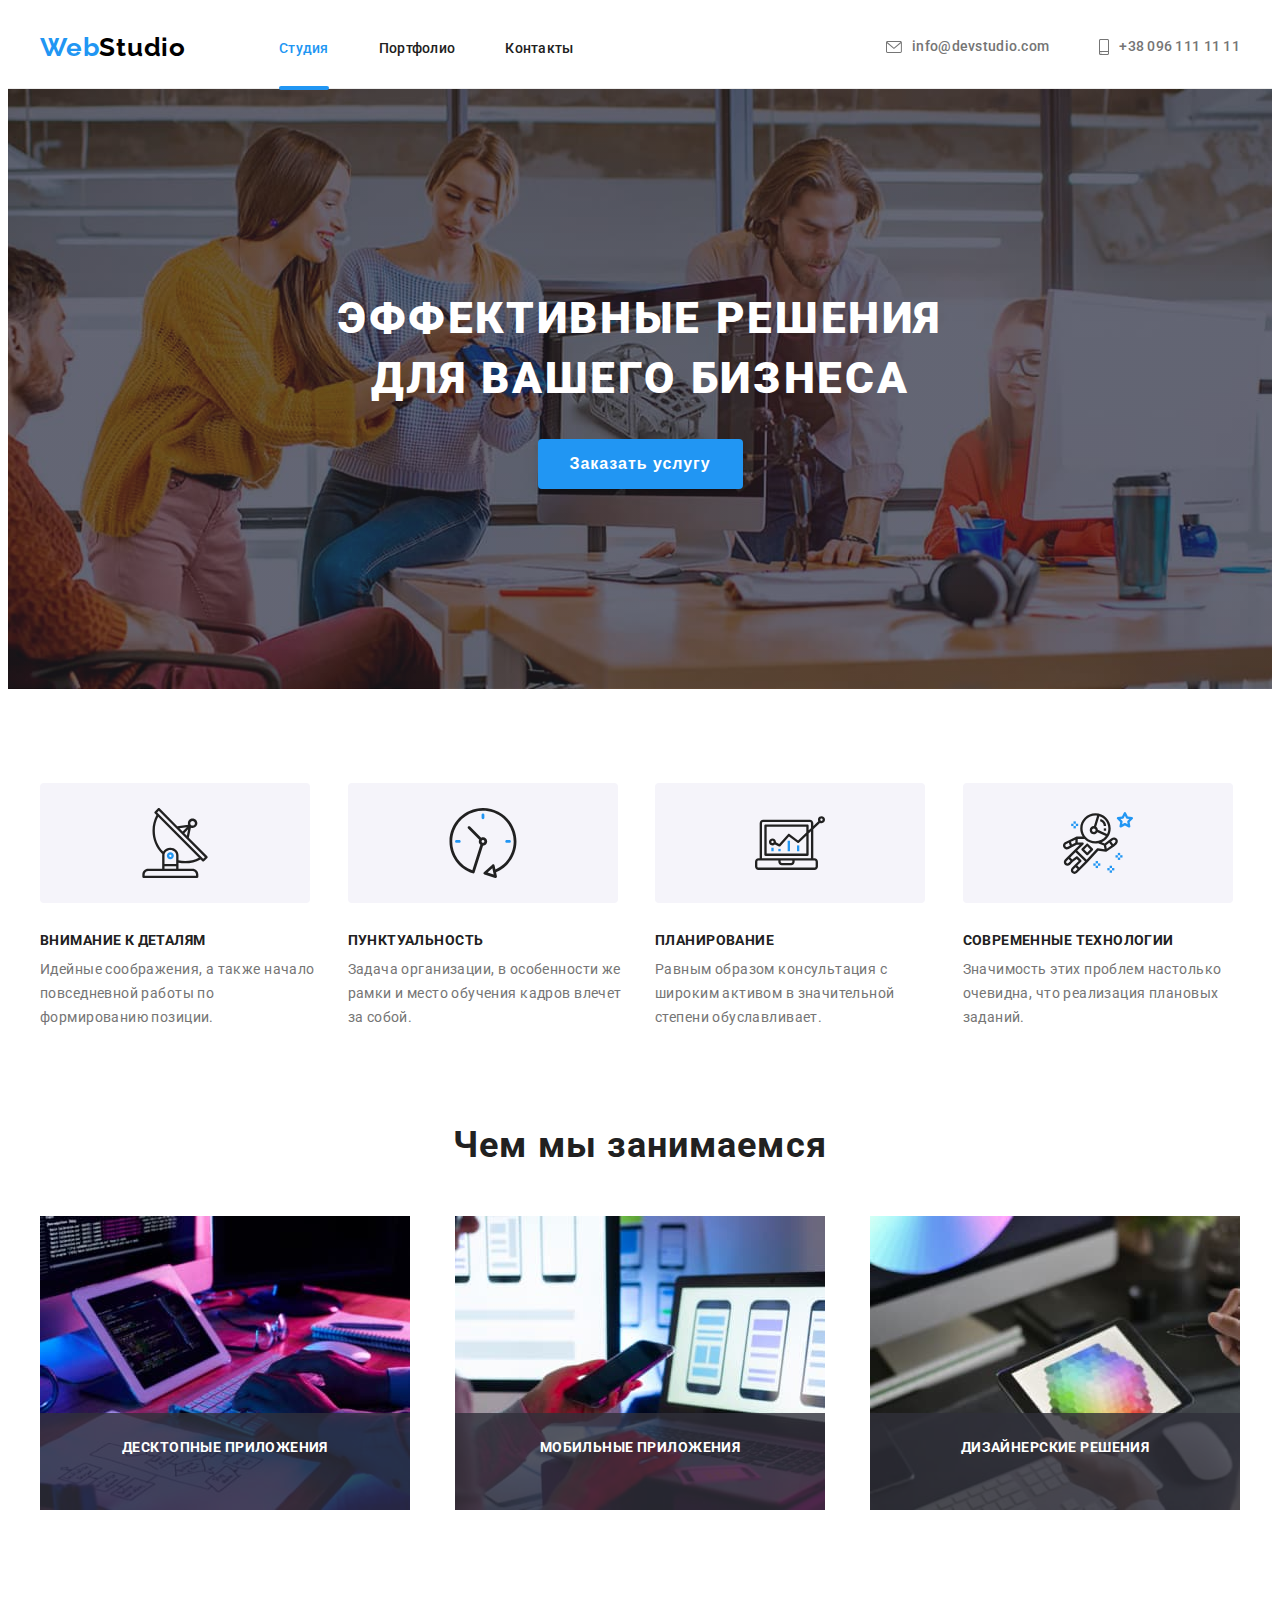
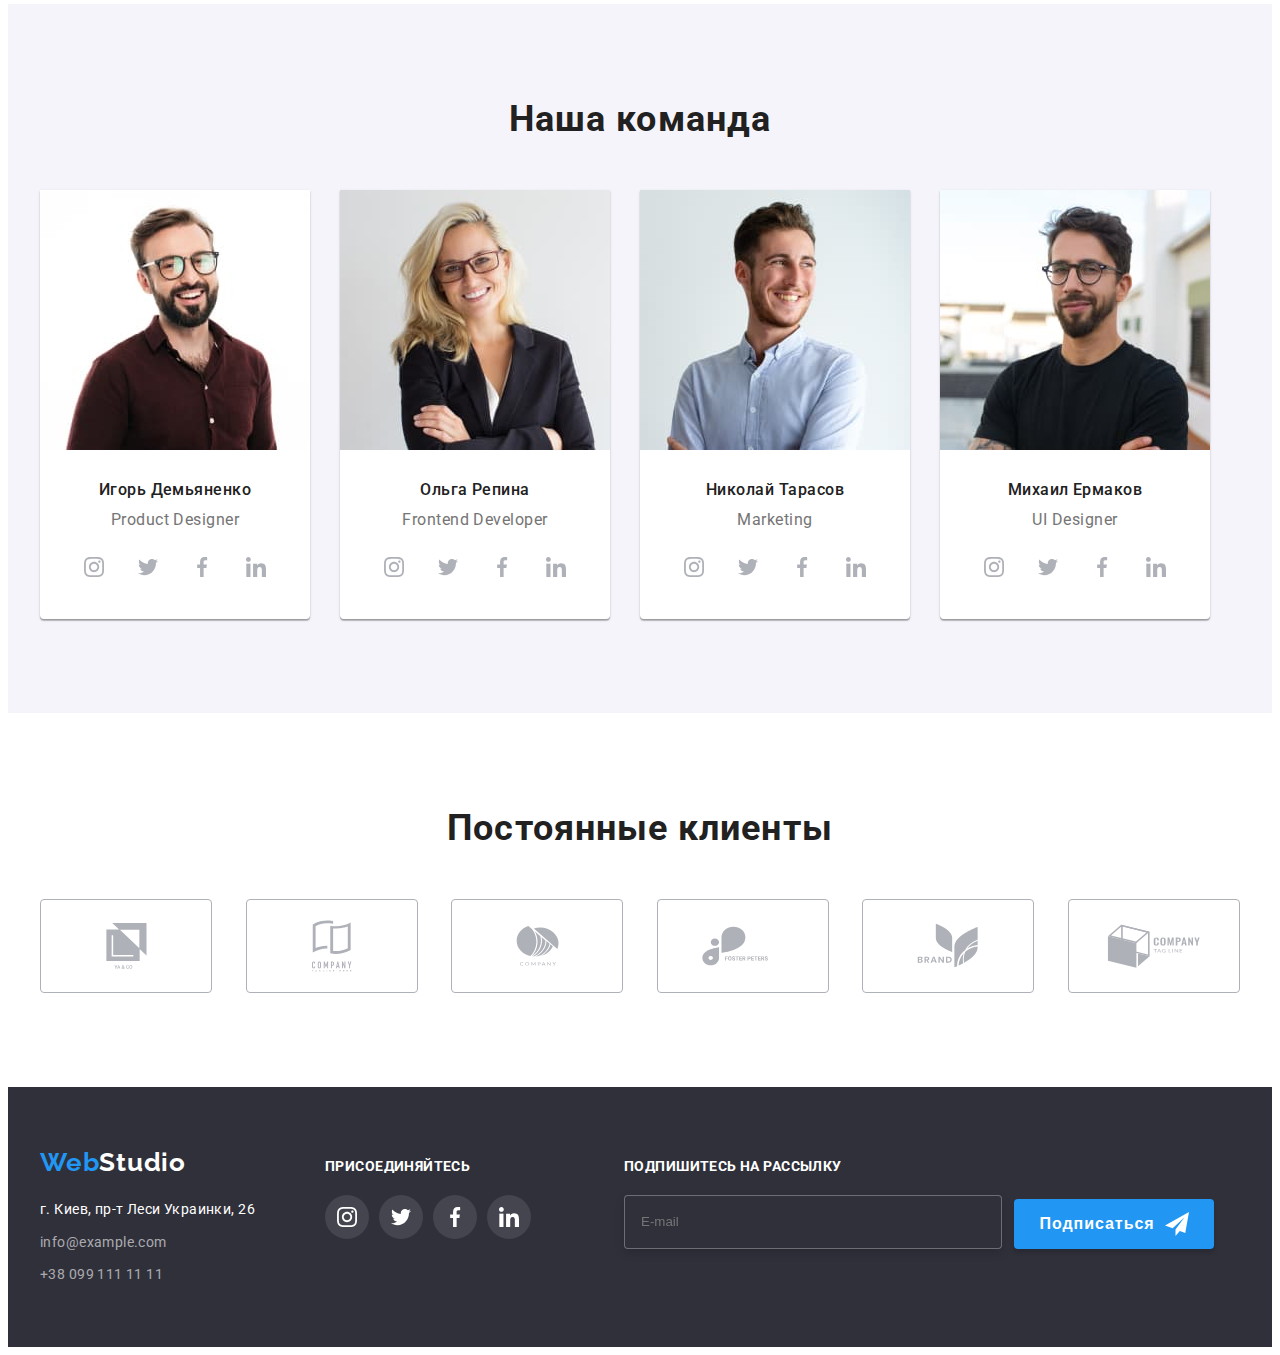
<file: index.html>
<!DOCTYPE html>
<html lang="ru">
  <head>
    <link
      rel="stylesheet"
      href="https://cdnjs.cloudflare.com/ajax/libs/modern-normalize/1.1.0/modern-normalize.min.css"
      integrity="sha512-wpPYUAdjBVSE4KJnH1VR1HeZfpl1ub8YT/NKx4PuQ5NmX2tKuGu6U/JRp5y+Y8XG2tV+wKQpNHVUX03MfMFn9Q=="
      crossorigin="anonymous"
      referrerpolicy="no-referrer"
    />
    <meta charset="UTF-8" />
    <meta http-equiv="X-UA-Compatible" content="IE=edge" />
    <meta name="viewport" content="width=device-width, initial-scale=1.0" />
    <title>WebStudio</title>
    <link rel="preconnect" href="https://fonts.gstatic.com" />
    <link
      href="https://fonts.googleapis.com/css2?family=Raleway:wght@700&family=Roboto:wght@400;500;700;900&display=swap"
      rel="stylesheet"
    />
    <link rel="stylesheet" href="./css/main.min.css" />
  </head>

  <body>
    <!--Шапка сайта (логотип, nav, контакти)-->
    <header class="header">
      <div class="container header__container">
        <nav class="nav">
          <a href="./" class="logo header__logo link"><span>Web</span>Studio</a>

          <!--Навигация на другие страницы-->
          <ul class="nav__menu list">
            <li class="nav__item">
              <a class="nav__link nav__link--current link" href="">Студия</a>
            </li>
            <li class="nav__item">
              <a class="nav__link link" href="./portfolio.html">Портфолио</a>
            </li>
            <li class="nav__item">
              <a class="nav__link link" href="">Контакты</a>
            </li>
          </ul>
        </nav>

        <!--Контакты-->
        <ul class="header__contact list">
          <li class="header__contact-item">
            <a class="header__contact-mail link" href="mailto:info@devstudio.com">
              <svg class="header__contact-mail-icon">
                <use href="./imeges/sprite.svg#icon-mail"></use>
              </svg>
              info@devstudio.com</a
            >
          </li>
          <li class="header__contact-item">
            <a class="header__contact-tel link" href="tel:+380961111111">
              <svg class="header__contact-tel-icon">
                <use href="./imeges/sprite.svg#icon-tell"></use>
              </svg>
              +38 096 111 11 11</a
            >
          </li>
        </ul>
      </div>
    </header>

    <!--Уникальный контент страницы-->
    <main class="main">
      <!--Герой-->
      <section class="hero">
        <h1 class="hero__title">Эффективные решения для вашего бизнеса</h1>
        <button type="button" class="button main__button" data-modal-open>Заказать услугу</button>
      </section>

      <!--Преимущества-->
      <section class="dignity">
        <div class="container">
          <h2 class="visually-hidden">Почему стоит выбрать нас</h2>
          <ul class="dignity__list list">
            <li class="dignity__item">
              <div class="dignity__icon-conteiner">
                <svg class="dignity__icon"><use href="./imeges/sprite.svg#icon-antenna"></use></svg>
              </div>
              <h3 class="dignity__title">Внимание к деталям</h3>
              <p class="dignity__text">
                Идейные соображения, а также начало повседневной работы по формированию позиции.
              </p>
            </li>

            <li class="dignity__item">
              <div class="dignity__icon-conteiner">
                <svg class="dignity__icon"><use href="./imeges/sprite.svg#icon-clock-1"></use></svg>
              </div>
              <h3 class="dignity__title">Пунктуальность</h3>
              <p class="dignity__text">
                Задача организации, в особенности же рамки и место обучения кадров влечет за собой.
              </p>
            </li>

            <li class="dignity__item">
              <div class="dignity__icon-conteiner">
                <svg class="dignity__icon"><use href="./imeges/sprite.svg#icon-diagram"></use></svg>
              </div>
              <h3 class="dignity__title">Планирование</h3>
              <p class="dignity__text">
                Равным образом консультация с широким активом в значительной степени обуславливает.
              </p>
            </li>

            <li class="dignity__item">
              <div class="dignity__icon-conteiner">
                <svg class="dignity__icon">
                  <use href="./imeges/sprite.svg#icon-astronaut"></use>
                </svg>
              </div>
              <h3 class="dignity__title">Современные технологии</h3>
              <p class="dignity__text">
                Значимость этих проблем настолько очевидна, что реализация плановых заданий.
              </p>
            </li>
          </ul>
        </div>
      </section>

      <!--Чем мы занимаемся-->
      <section class="profile">
        <div class="container">
          <h2 class="profile__titel">Чем мы занимаемся</h2>
          <ul class="profile__list list">
            <li class="profile__item">
              <img
                class="profile__img"
                src="./imeges/studio-page/box1.jpg"
                alt="блок1"
                width="370"
                height="294"
              />
              <p class="profile__label">Десктопные приложения</p>
            </li>
            <li class="profile__item">
              <img
                class="profile__img"
                src="./imeges/studio-page/box2.jpg"
                alt="блок2"
                width="370"
                height="294"
              />
              <p class="profile__label">Мобильные приложения</p>
            </li>
            <li class="profile__item">
              <img
                class="profile__img"
                src="./imeges/studio-page/box3.jpg"
                alt="блок3"
                width="370"
                height="294"
              />
              <p class="profile__label">Дизайнерские решения</p>
            </li>
          </ul>
        </div>
      </section>

      <!--Наша команда-->
      <section class="team">
        <div class="container">
          <h2 class="team__title">Наша команда</h2>
          <ul class="team__list list">
            <li class="team__item">
              <div class="team__card">
                <img
                  class="team__img"
                  src="./imeges/studio-page/img1.jpg"
                  alt="Игорь Демьяненко"
                  width="270"
                  height="260"
                />
                <div class="team__badge">
                  <h3 class="team__name">Игорь Демьяненко</h3>
                  <p class="team__profession">Product Designer</p>

                  <ul class="social-list list">
                    <li class="social-list__item">
                      <a class="social-list__link social-list_light" href="">
                        <svg class="social-list__icon">
                          <use href="./imeges/sprite.svg#icon-instagram"></use>
                        </svg>
                      </a>
                    </li>
                    <li class="social-list__item">
                      <a class="social-list__link social-list_light" href="">
                        <svg class="social-list__icon">
                          <use href="./imeges/sprite.svg#icon-twitter"></use>
                        </svg>
                      </a>
                    </li>
                    <li class="social-list__item">
                      <a class="social-list__link social-list_light" href="">
                        <svg class="social-list__icon">
                          <use href="./imeges/sprite.svg#icon-facebook"></use>
                        </svg>
                      </a>
                    </li>
                    <li class="social-list__item">
                      <a class="social-list__link social-list_light" href="">
                        <svg class="social-list__icon">
                          <use href="./imeges/sprite.svg#icon-linkedin"></use>
                        </svg>
                      </a>
                    </li>
                  </ul>
                </div>
              </div>
            </li>

            <li class="team__item">
              <div class="team__card">
                <img
                  class="team__img"
                  src="./imeges/studio-page/img2.jpg"
                  alt="Ольга Репина"
                  width="270"
                  height="260"
                />
                <div class="team__badge">
                  <h3 class="team__name">Ольга Репина</h3>
                  <p class="team__profession">Frontend Developer</p>

                  <ul class="social-list list">
                    <li class="social-list__item">
                      <a class="social-list__link social-list_light" href="">
                        <svg class="social-list__icon">
                          <use href="./imeges/sprite.svg#icon-instagram"></use>
                        </svg>
                      </a>
                    </li>
                    <li class="social-list__item">
                      <a class="social-list__link social-list_light" href="">
                        <svg class="social-list__icon">
                          <use href="./imeges/sprite.svg#icon-twitter"></use>
                        </svg>
                      </a>
                    </li>
                    <li class="social-list__item">
                      <a class="social-list__link social-list_light" href="">
                        <svg class="social-list__icon">
                          <use href="./imeges/sprite.svg#icon-facebook"></use>
                        </svg>
                      </a>
                    </li>
                    <li class="social-list__item">
                      <a class="social-list__link social-list_light" href="">
                        <svg class="social-list__icon">
                          <use href="./imeges/sprite.svg#icon-linkedin"></use>
                        </svg>
                      </a>
                    </li>
                  </ul>
                </div>
              </div>
            </li>

            <li class="team__item">
              <div class="team__card">
                <img
                  class="team__img"
                  src="./imeges/studio-page/img3.jpg"
                  alt="Николай Тарасов"
                  width="270"
                  height="260"
                />
                <div class="team__badge">
                  <h3 class="team__name">Николай Тарасов</h3>
                  <p class="team__profession">Marketing</p>

                  <ul class="social-list list">
                    <li class="social-list__item">
                      <a class="social-list__link social-list_light" href="">
                        <svg class="social-list__icon">
                          <use href="./imeges/sprite.svg#icon-instagram"></use>
                        </svg>
                      </a>
                    </li>
                    <li class="social-list__item">
                      <a class="social-list__link social-list_light" href="">
                        <svg class="social-list__icon">
                          <use href="./imeges/sprite.svg#icon-twitter"></use>
                        </svg>
                      </a>
                    </li>
                    <li class="social-list__item">
                      <a class="social-list__link social-list_light" href="">
                        <svg class="social-list__icon">
                          <use href="./imeges/sprite.svg#icon-facebook"></use>
                        </svg>
                      </a>
                    </li>
                    <li class="social-list__item">
                      <a class="social-list__link social-list_light" href="">
                        <svg class="social-list__icon">
                          <use href="./imeges/sprite.svg#icon-linkedin"></use>
                        </svg>
                      </a>
                    </li>
                  </ul>
                </div>
              </div>
            </li>

            <li class="team__item">
              <div class="team__card">
                <img
                  class="team__img"
                  src="./imeges/studio-page/img4.jpg"
                  alt="Михаил Ермаков"
                  width="270"
                  height="260"
                />
                <div class="team__badge">
                  <h3 class="team__name">Михаил Ермаков</h3>
                  <p class="team__profession">UI Designer</p>

                  <ul class="social-list list">
                    <li class="social-list__item">
                      <a class="social-list__link social-list_light" href="">
                        <svg class="social-list__icon">
                          <use href="./imeges/sprite.svg#icon-instagram"></use>
                        </svg>
                      </a>
                    </li>
                    <li class="social-list__item">
                      <a class="social-list__link social-list_light" href="">
                        <svg class="social-list__icon">
                          <use href="./imeges/sprite.svg#icon-twitter"></use>
                        </svg>
                      </a>
                    </li>
                    <li class="social-list__item">
                      <a class="social-list__link social-list_light" href="">
                        <svg class="social-list__icon">
                          <use href="./imeges/sprite.svg#icon-facebook"></use>
                        </svg>
                      </a>
                    </li>
                    <li class="social-list__item">
                      <a class="social-list__link social-list_light" href="">
                        <svg class="social-list__icon">
                          <use href="./imeges/sprite.svg#icon-linkedin"></use>
                        </svg>
                      </a>
                    </li>
                  </ul>
                </div>
              </div>
            </li>
          </ul>
        </div>
      </section>

      <!--Постоянные клиенты-->
      <section class="clients">
        <div class="container">
          <h2 class="clients__title">Постоянные клиенты</h2>
          <ul class="clients__list list">
            <li class="clients__item">
              <a class="clients__link" href="">
                <svg class="clients__icon" width="41" height="46">
                  <use href="./imeges/sprite.svg#icon-client-1"></use>
                </svg>
              </a>
            </li>

            <li class="clients__item">
              <a class="clients__link" href="">
                <svg class="clients__icon" width="40" height="52">
                  <use href="./imeges/sprite.svg#icon-client-2"></use>
                </svg>
              </a>
            </li>

            <li class="clients__item">
              <a class="clients__link" href="">
                <svg class="clients__icon" width="43" height="41">
                  <use href="./imeges/sprite.svg#icon-client-3"></use>
                </svg>
              </a>
            </li>

            <li class="clients__item">
              <a class="clients__link" href="">
                <svg class="clients__icon" width="84" height="40">
                  <use href="./imeges/sprite.svg#icon-client-4"></use>
                </svg>
              </a>
            </li>

            <li class="clients__item">
              <a class="clients__link" href="">
                <svg class="clients__icon" width="62" height="45">
                  <use href="./imeges/sprite.svg#icon-client-5"></use>
                </svg>
              </a>
            </li>

            <li class="clients__item">
              <a class="clients__link" href="">
                <svg class="clients__icon" width="94" height="44">
                  <use href="./imeges/sprite.svg#icon-client-6"></use>
                </svg>
              </a>
            </li>
          </ul>
        </div>
      </section>
    </main>

    <!--Подвал страницы-->
    <footer class="footer">
      <div class="container">
        <div class="footer__contact-data">
          <!-- Адресс -->
          <section class="contact-info">
            <a href="./" class="logo footer__logo link"><span>Web</span>Studio</a>
            <address class="contact-info__address">
              <ul class="contact-info__list list">
                <li class="contact-info__item">
                  <a
                    class="contact-info__address-link link"
                    href="https://goo.gl/maps/ubs8C16pTjqJVdpH9"
                    target="_blank"
                    rel="noopener noreferrer"
                    >г. Киев, пр-т Леси Украинки, 26</a
                  >
                </li>
                <li class="contact-info__item">
                  <a class="contact-info__link link" href="mailto:info@example.com"
                    >info@example.com</a
                  >
                </li>
                <li class="contact-info__item">
                  <a class="contact-info__link link" href="tel:+380991111111">+38 099 111 11 11</a>
                </li>
              </ul>
            </address>
          </section>
          <!-- Присоединяйтесь -->
          <section class="social-footer">
            <p class="social-footer__title">Присоединяйтесь</p>
            <ul class="social-list list">
              <li class="social-footer__item">
                <a class="social-list__link social-list_dark" href="">
                  <svg class="social-list__icon">
                    <use href="./imeges/sprite.svg#icon-instagram"></use>
                  </svg>
                </a>
              </li>
              <li class="social-footer__item">
                <a class="social-list__link social-list_dark" href="">
                  <svg class="social-list__icon">
                    <use href="./imeges/sprite.svg#icon-twitter"></use>
                  </svg>
                </a>
              </li>
              <li class="social-footer-item">
                <a class="social-list__link social-list_dark" href="">
                  <svg class="social-list__icon">
                    <use href="./imeges/sprite.svg#icon-facebook"></use>
                  </svg>
                </a>
              </li>
              <li class="social-footer__item">
                <a class="social-list__link social-list_dark" href="">
                  <svg class="social-list__icon">
                    <use href="./imeges/sprite.svg#icon-linkedin"></use>
                  </svg>
                </a>
              </li>
            </ul>
          </section>

          <!-- Подписка на рассылку -->
          <section class="footer__newsletter">
            <p class="footer__newsletter-text">Подпишитесь на рассылку</p>
            <form action="#" class="footer__form">
              <label class="footer__form-field">
                <input
                  type="email"
                  name="user-mail"
                  class="footer__form-input"
                  placeholder="E-mail"
                />
              </label>
              <button type="submit" class="button footer__form-button">
                Подписаться
                <svg class="footer__icon-send">
                  <use href="./imeges/sprite.svg#icon-icon-send"></use>
                </svg>
              </button>
            </form>
          </section>
        </div>
      </div>
    </footer>

    <!-- Модальное окно с backdrop -->
    <div class="backdrop is-hidden" data-modal>
      <div class="modal">
        <button type="button" class="modal__close-btn" data-modal-close>
          <svg class="modal__close-btn-icon">
            <use href="./imeges/sprite.svg#icon-close-black"></use>
          </svg>
        </button>

        <form action="#" class="modal-form">
          <b class="modal-form__head">Оставьте свои данные, мы вам перезвоним</b>

          <label class="modal-form__field"
            >Имя
            <span class="modal-form__input-wrapper">
              <input
                type="text"
                class="modal-form__input"
                name="user-name"
                required
                minlength="2"
                pattern="[a-zA-Zа-яёА-ЯЁ]+"
                title="Имя должно содержать символы кирилицы или латиницы"
              />
              <svg class="modal-form__icon">
                <use href="./imeges/sprite.svg#icon-person-modal"></use>
              </svg>
            </span>
          </label>

          <label class="modal-form__field"
            >Телефон
            <span class="modal-form__input-wrapper">
              <input
                type="tel"
                class="modal-form__input"
                name="user-tel"
                pattern="[0-9]{3}-[0-9]{3}-[0-9]{2}-[0-9]{2}"
                title="096-000-00-00"
                required
              />
              <svg class="modal-form__icon">
                <use href="./imeges/sprite.svg#icon-phone-modal"></use>
              </svg>
            </span>
          </label>

          <label class="modal-form__field"
            >Почта
            <span class="modal-form__input-wrapper">
              <input type="email" class="modal-form__input" name="user-mail" required />
              <svg class="modal-form__icon">
                <use href="./imeges/sprite.svg#icon-email-modal"></use>
              </svg>
            </span>
          </label>

          <label class="modal-form__field"
            >Комментарий
            <textarea
              class="modal-form__message"
              name="user-message"
              placeholder="Введите текст"
            ></textarea>
          </label>

          <input type="checkbox" id="accept-policy" class="modal-form__checkbox visually-hidden" />
          <label for="accept-policy" class="modal-form__checkbox-label"
            >Соглашаюсь с рассылкой и принимаю&nbsp;<a href="#" class="modal-form__label-link"
              >Условия договора</a
            >
          </label>

          <button type="submit" class="modal-form__button">Отправить</button>
        </form>
      </div>
    </div>

    <script src="./js/modal.js"></script>
  </body>
</html>
</file>
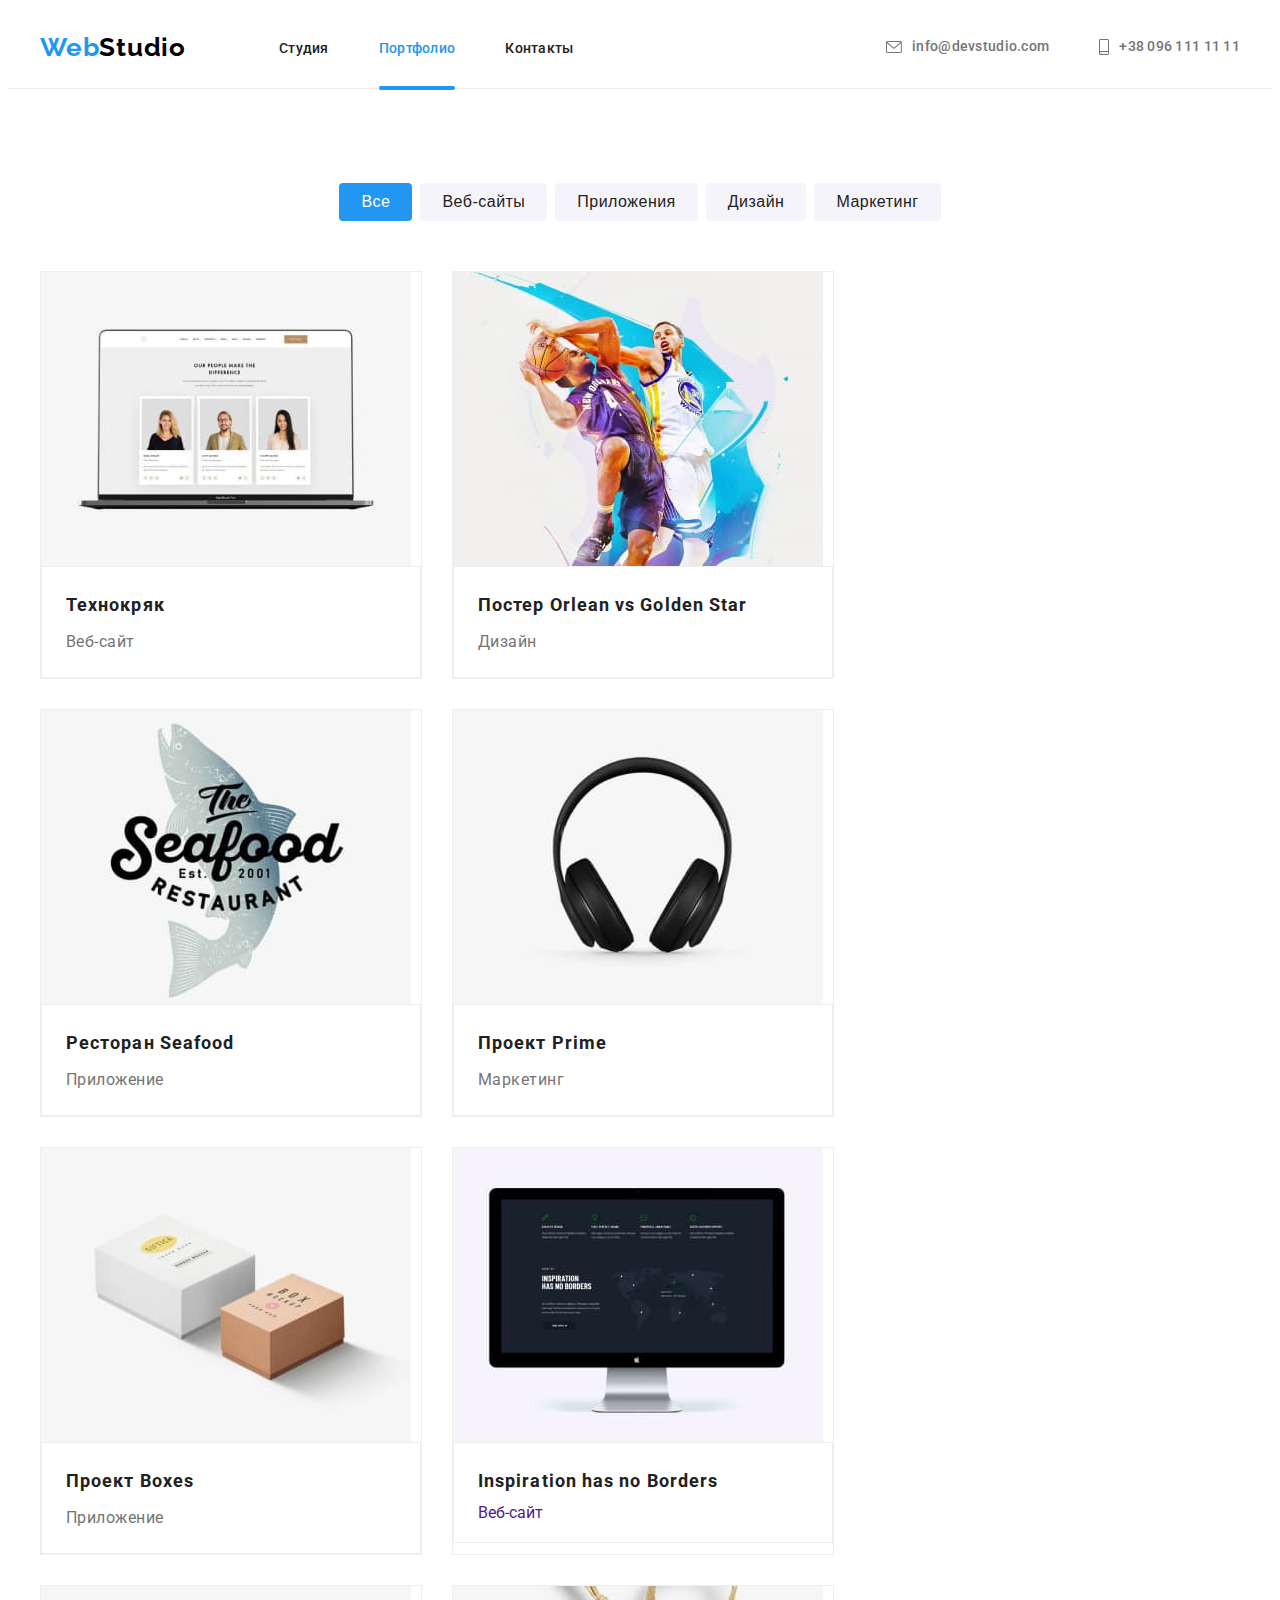
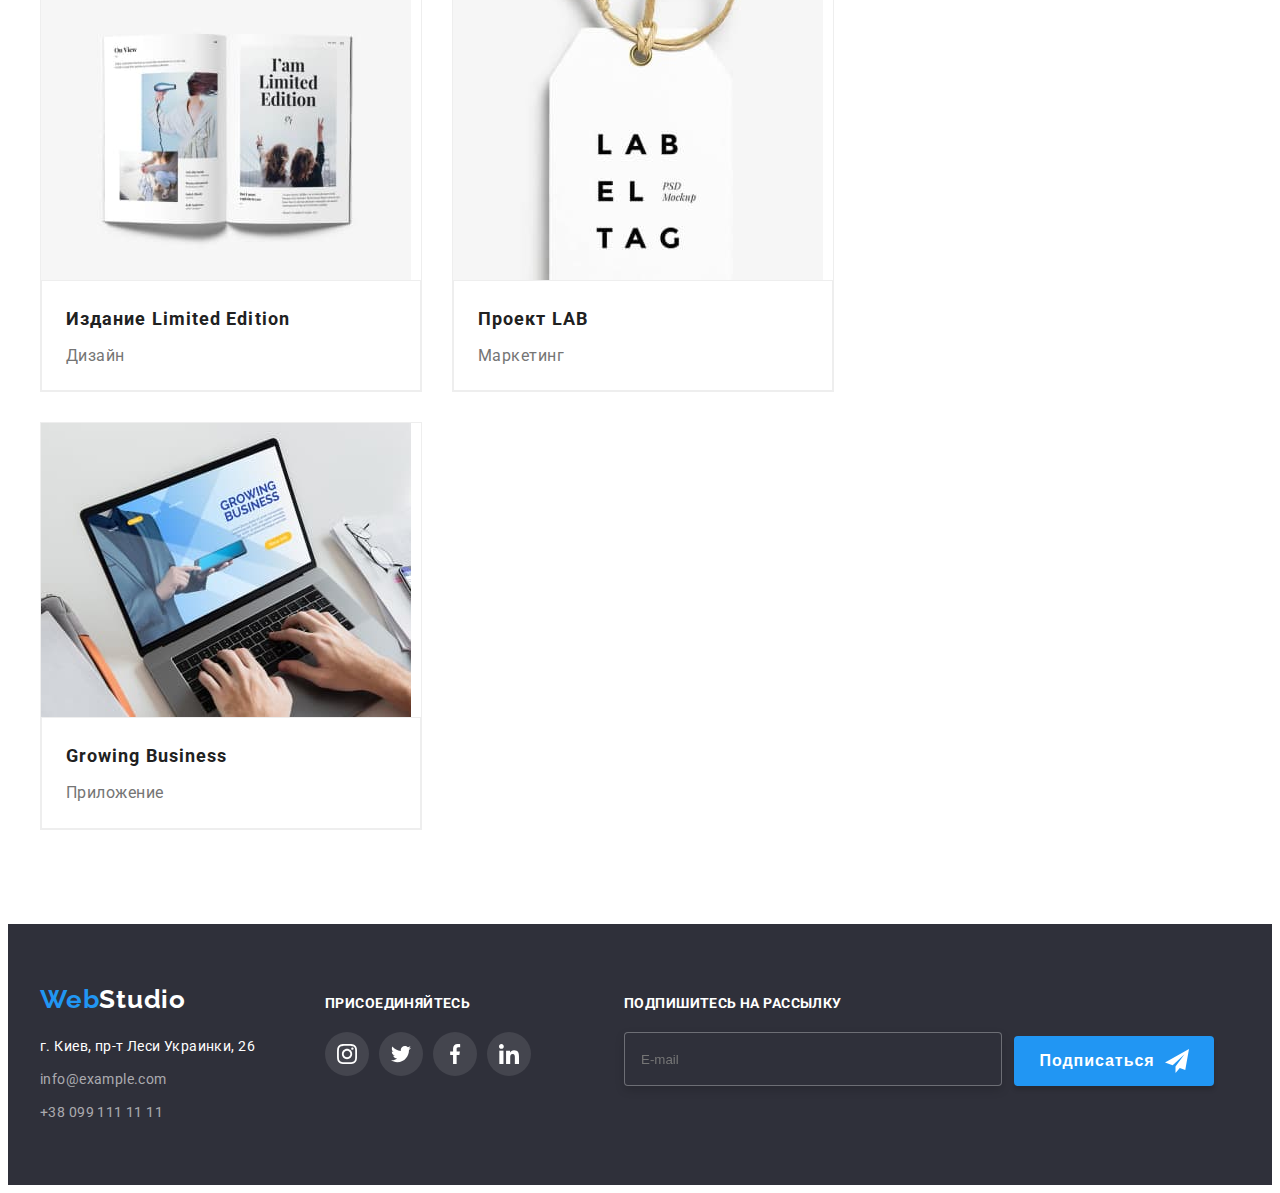
<file: portfolio.html>
<!DOCTYPE html>
<html lang="ru">
  <head>
    <link
      rel="stylesheet"
      href="https://cdnjs.cloudflare.com/ajax/libs/modern-normalize/1.1.0/modern-normalize.min.css"
      integrity="sha512-wpPYUAdjBVSE4KJnH1VR1HeZfpl1ub8YT/NKx4PuQ5NmX2tKuGu6U/JRp5y+Y8XG2tV+wKQpNHVUX03MfMFn9Q=="
      crossorigin="anonymous"
      referrerpolicy="no-referrer"
    />
    <meta charset="UTF-8" />
    <meta http-equiv="X-UA-Compatible" content="IE=edge" />
    <meta name="viewport" content="width=device-width, initial-scale=1.0" />
    <title>WebStudio</title>
    <link rel="preconnect" href="https://fonts.gstatic.com" />
    <link
      href="https://fonts.googleapis.com/css2?family=Raleway:wght@700&family=Roboto:wght@400;500;700;900&display=swap"
      rel="stylesheet"
    />
    <link rel="stylesheet" href="./css/main.min.css" />
  </head>

  <body>
    <!--Шапка сайта (логотип, nav, контакти)-->
    <header class="header">
      <div class="container header__container">
        <nav class="nav">
          <a href="./" class="logo header__logo link"><span>Web</span>Studio</a>

          <!--Навигация на другие страницы-->
          <ul class="nav__menu list">
            <li class="nav__item">
              <a class="nav__link link" href="./index.html">Студия</a>
            </li>
            <li class="nav__item">
              <a class="nav__link nav__link--current link" href="./portfolio.html">Портфолио</a>
            </li>
            <li class="nav__item">
              <a class="nav__link link" href="">Контакты</a>
            </li>
          </ul>
        </nav>

        <!--Контакты-->
        <ul class="header__contact list">
          <li class="header__contact-item">
            <a class="header__contact-mail link" href="mailto:info@devstudio.com">
              <svg class="header__contact-mail-icon">
                <use href="./imeges/sprite.svg#icon-mail"></use>
              </svg>
              info@devstudio.com</a
            >
          </li>
          <li class="header__contact-item">
            <a class="header__contact-tel link" href="tel:+380961111111">
              <svg class="header__contact-tel-icon">
                <use href="./imeges/sprite.svg#icon-tell"></use>
              </svg>
              +38 096 111 11 11</a
            >
          </li>
        </ul>
      </div>
    </header>

    <!--Уникальный контент страницы-->
    <main>
      <section class="portfolio">
        <div class="container">
          <h1 class="visually-hidden">Портофолио</h1>
          <!--Фильтр-кнопки-->
          <ul class="portfolio__filter list">
            <li class="portfolio__filter-item">
              <button type="button" class="portfolio__filter-btn current">Все</button>
            </li>
            <li class="portfolio__filter-item">
              <button type="button" class="portfolio__filter-btn">Веб-сайты</button>
            </li>
            <li class="portfolio__filter-item">
              <button type="button" class="portfolio__filter-btn">Приложения</button>
            </li>
            <li class="portfolio__filter-item">
              <button type="button" class="portfolio__filter-btn">Дизайн</button>
            </li>
            <li class="portfolio__filter-item">
              <button type="button" class="portfolio__filter-btn">Маркетинг</button>
            </li>
          </ul>

          <!--Роботы проведенные студией-->
          <ul class="project__list list">
            <li class="project__item">
              <a class="project__link link" href="">
                <div class="project__div-overlay">
                  <img
                    class="project__img"
                    src="./imeges/portfolio-page/project1.jpg"
                    alt="Веб-сайт"
                    width="370"
                    height="294"
                  />
                  <p class="project__overlay">
                    Технокряк это современная площадка распространения коронавируса. Компании
                    используют эту платформу для цифрового шпионажа и атак на защищённые сервера
                    конкурентов.
                  </p>
                </div>
                <div class="project__card">
                  <h2 class="project__title">Технокряк</h2>
                  <p class="project__text">Веб-сайт</p>
                </div>
              </a>
            </li>
            <li class="project__item">
              <a class="project__link link" href="">
                <div class="project__div-overlay">
                  <img
                    class="project__img"
                    src="./imeges/portfolio-page/project2.jpg"
                    alt="Постер"
                    width="370"
                    height="294"
                  />
                  <p class="project__overlay">
                    Технокряк это современная площадка распространения коронавируса. Компании
                    используют эту платформу для цифрового шпионажа и атак на защищённые сервера
                    конкурентов.
                  </p>
                </div>
                <div class="project__card">
                  <h2 class="project__title">
                    Постер <span lang="en">Orlean vs Golden Star</span>
                  </h2>
                  <p class="project__text">Дизайн</p>
                </div>
              </a>
            </li>
            <li class="project__item">
              <a class="project__link link" href="">
                <div class="project__div-overlay">
                  <img
                    class="project__img"
                    src="./imeges/portfolio-page/project3.jpg"
                    alt="Логотип ресторана Seafood"
                    width="370"
                    height="294"
                  />
                  <p class="project__overlay">
                    Технокряк это современная площадка распространения коронавируса. Компании
                    используют эту платформу для цифрового шпионажа и атак на защищённые сервера
                    конкурентов.
                  </p>
                </div>
                <div class="project__card">
                  <h2 class="project__title">Ресторан <span lang="en">Seafood</span></h2>
                  <p class="project__text">Приложение</p>
                </div>
              </a>
            </li>
            <li class="project__item">
              <a class="project__link link" href="">
                <div class="project__div-overlay">
                  <img
                    class="project__img"
                    src="./imeges/portfolio-page/project4.jpg"
                    alt="Наушники"
                    width="370"
                    height="294"
                  />
                  <p class="project__overlay">
                    Технокряк это современная площадка распространения коронавируса. Компании
                    используют эту платформу для цифрового шпионажа и атак на защищённые сервера
                    конкурентов.
                  </p>
                </div>
                <div class="project__card">
                  <h2 class="project__title">Проект <span lang="en">Prime</span></h2>
                  <p class="project__text">Маркетинг</p>
                </div>
              </a>
            </li>
            <li class="project__item">
              <a class="project__link link" href="">
                <div class="project__div-overlay">
                  <img
                    class="project__img"
                    src="./imeges/portfolio-page/project5.jpg"
                    alt="Коробки"
                    width="370"
                    height="294"
                  />
                  <p class="project__overlay">
                    Технокряк это современная площадка распространения коронавируса. Компании
                    используют эту платформу для цифрового шпионажа и атак на защищённые сервера
                    конкурентов.
                  </p>
                </div>
                <div class="project__card">
                  <h2 class="project__title">Проект <span lang="en">Boxes</span></h2>
                  <p class="project__text">Приложение</p>
                </div>
              </a>
            </li>
            <li class="project__item">
              <a class="project__link link" href="">
                <div class="project__div-overlay">
                  <img
                    class="project__img"
                    src="./imeges/portfolio-page/project6.jpg"
                    alt="Монитор"
                    width="370"
                    height="294"
                  />
                  <p class="project__overlay">
                    Технокряк это современная площадка распространения коронавируса. Компании
                    используют эту платформу для цифрового шпионажа и атак на защищённые сервера
                    конкурентов.
                  </p>
                </div>
                <div class="project__card">
                  <h2 lang="en" class="project__title">Inspiration has no Borders</h2>
                  <p class="project-text">Веб-сайт</p>
                </div>
              </a>
            </li>
            <li class="project__item">
              <a class="project__link link" href="">
                <div class="project__div-overlay">
                  <img
                    class="project__img"
                    src="./imeges/portfolio-page/project7.jpg"
                    alt="Журнал"
                    width="370"
                    height="294"
                  />
                  <p class="project__overlay">
                    Технокряк это современная площадка распространения коронавируса. Компании
                    используют эту платформу для цифрового шпионажа и атак на защищённые сервера
                    конкурентов.
                  </p>
                </div>
                <div class="project__card">
                  <h2 class="project__title">Издание <span lang="en">Limited Edition</span></h2>
                  <p class="project__text">Дизайн</p>
                </div>
              </a>
            </li>
            <li class="project__item">
              <a class="project__link link" href="">
                <div class="project__div-overlay">
                  <img
                    class="project__img"
                    src="./imeges/portfolio-page/project8.jpg"
                    alt="Бирка"
                    width="370"
                    height="294"
                  />
                  <p class="project__overlay">
                    Технокряк это современная площадка распространения коронавируса. Компании
                    используют эту платформу для цифрового шпионажа и атак на защищённые сервера
                    конкурентов.
                  </p>
                </div>
                <div class="project__card">
                  <h2 class="project__title">Проект <span lang="en">LAB</span></h2>
                  <p class="project__text">Маркетинг</p>
                </div>
              </a>
            </li>
            <li class="project__item">
              <a class="project__link link" href="">
                <div class="project__div-overlay">
                  <img
                    class="project__img"
                    src="./imeges/portfolio-page/project9.jpg"
                    alt="Ноутбук"
                    width="370"
                    height="294"
                  />
                  <p class="project__overlay">
                    Технокряк это современная площадка распространения коронавируса. Компании
                    используют эту платформу для цифрового шпионажа и атак на защищённые сервера
                    конкурентов.
                  </p>
                </div>
                <div class="project__card">
                  <h2 lang="en" class="project__title">Growing Business</h2>
                  <p class="project__text">Приложение</p>
                </div>
              </a>
            </li>
          </ul>
        </div>
      </section>
    </main>

    <!--Подвал страницы-->
    <footer class="footer">
      <div class="container">
        <div class="footer__contact-data">
          <!-- Адресс -->
          <section class="contact-info">
            <a href="./" class="logo footer__logo link"><span>Web</span>Studio</a>
            <address class="contact-info__address">
              <ul class="contact-info__list list">
                <li class="contact-info__item">
                  <a
                    class="contact-info__address-link link"
                    href="https://goo.gl/maps/ubs8C16pTjqJVdpH9"
                    target="_blank"
                    rel="noopener noreferrer"
                    >г. Киев, пр-т Леси Украинки, 26</a
                  >
                </li>
                <li class="contact-info__item">
                  <a class="contact-info__link link" href="mailto:info@example.com"
                    >info@example.com</a
                  >
                </li>
                <li class="contact-info__item">
                  <a class="contact-info__link link" href="tel:+380991111111">+38 099 111 11 11</a>
                </li>
              </ul>
            </address>
          </section>
          <!-- Присоединяйтесь -->
          <section class="social-footer">
            <p class="social-footer__title">Присоединяйтесь</p>
            <ul class="social-list list">
              <li class="social-footer__item">
                <a class="social-list__link social-list_dark" href="">
                  <svg class="social-list__icon">
                    <use href="./imeges/sprite.svg#icon-instagram"></use>
                  </svg>
                </a>
              </li>
              <li class="social-footer__item">
                <a class="social-list__link social-list_dark" href="">
                  <svg class="social-list__icon">
                    <use href="./imeges/sprite.svg#icon-twitter"></use>
                  </svg>
                </a>
              </li>
              <li class="social-footer-item">
                <a class="social-list__link social-list_dark" href="">
                  <svg class="social-list__icon">
                    <use href="./imeges/sprite.svg#icon-facebook"></use>
                  </svg>
                </a>
              </li>
              <li class="social-footer__item">
                <a class="social-list__link social-list_dark" href="">
                  <svg class="social-list__icon">
                    <use href="./imeges/sprite.svg#icon-linkedin"></use>
                  </svg>
                </a>
              </li>
            </ul>
          </section>

          <!-- Подписка на рассылку -->
          <section class="footer__newsletter">
            <p class="footer__newsletter-text">Подпишитесь на рассылку</p>
            <form action="#" class="footer__form">
              <label class="footer__form-field">
                <input
                  type="email"
                  name="user-mail"
                  class="footer__form-input"
                  placeholder="E-mail"
                />
              </label>
              <button type="submit" class="button footer__form-button">
                Подписаться
                <svg class="footer__icon-send">
                  <use href="./imeges/sprite.svg#icon-icon-send"></use>
                </svg>
              </button>
            </form>
          </section>
        </div>
      </div>
    </footer>
  </body>
</html>
</file>
<file: css/main.min.css>
:root{--primery-text-color: #757575;--title-text-color: #212121;--background-button-secondary: #f5f4fa;--accent-color: #2196f3;--white-color: #ffffff;--background-footer-hero: #2f303a;--icon-color: #afb1b8}.visually-hidden{position:absolute !important;clip:rect(1px 1px 1px 1px);clip:rect(1px, 1px, 1px, 1px);padding:0 !important;border:0 !important;height:1px !important;width:1px !important;overflow:hidden}.list{list-style:none}.link{text-decoration:none}h1,h2,h3,h4,h5,h6,p{margin-top:0;margin-bottom:0}ul,ol{margin-top:0;margin-bottom:0;padding-left:0}img{display:block;max-width:100%}body{font-family:'Roboto', sans-serif;background-color:var(--white-color)}.container{width:1200px;margin-left:auto;margin-right:auto;padding-left:15px;padding-right:15px}.logo{font-family:'Raleway', sans-serif;font-size:26px;font-weight:700;line-height:1.19;letter-spacing:0.03em;color:#000000}.logo span{color:var(--accent-color)}.header__logo{margin-right:93px}.footer__logo{color:#ffffff}.header{padding-top:24px;padding-bottom:25px;border-bottom:1px solid #ececec}.header__container{display:flex;align-items:center;justify-content:space-between}.nav{display:flex;align-items:center}.nav__menu{display:flex;align-items:center}.nav__item{position:relative}.nav__item:not(:last-child){margin-right:50px}.nav__link{padding-top:32px;padding-bottom:22px;font-style:normal;font-size:14px;font-weight:500;line-height:1.14;letter-spacing:0.02em;color:var(--title-text-color);transition:color 250ms cubic-bezier(0.4, 0, 0.2, 1)}.nav__link:hover,.nav__link:focus{color:var(--accent-color)}.nav__link--current{color:var(--accent-color)}.nav__link--current::after{position:absolute;bottom:-33px;display:block;content:'';width:100%;height:4px;background-color:var(--accent-color);border-radius:2px}.header__contact{display:flex;align-items:center}.header__contact-item:not(:last-child){margin-right:50px}.header__contact-mail-icon{width:16px;height:12px;margin-right:10px;fill:currentColor}.header__contact-tel-icon{width:10px;height:16px;margin-right:10px;fill:currentColor}.header__contact-mail,.header__contact-tel{display:flex;align-items:center;font-size:14px;font-weight:500;line-height:1.14;letter-spacing:0.02em;color:var(--primery-text-color);transition:color 250ms cubic-bezier(0.4, 0, 0.2, 1)}.header__contact-mail:hover,.header__contact-mail:focus,.header__contact-tel:hover,.header__contact-tel:focus{color:var(--accent-color)}.button{font-size:16px;font-weight:700;line-height:1.87;box-shadow:0px 4px 4px rgba(0,0,0,0.15);border-radius:4px;border:none;color:var(--white-color);background-color:var(--accent-color);font-style:normal;text-align:center;letter-spacing:0.06em}.main__button{padding:10px 32px;align-items:center;transition:background-color 250ms cubic-bezier(0.4, 0, 0.2, 1)}.main__button:hover,.main__button:focus{background-color:#188ce8}.footer__form-button{display:flex;justify-content:center;align-items:center;width:200px;height:50px;margin-left:12px}.footer__icon-send{width:24px;height:24px;margin-left:10px}.portfolio__filter-btn{font-size:16px;font-weight:500;line-height:1.62;padding:6px 22px;border:none;border-radius:4px;color:var(--title-text-color);background-color:var(--background-button-secondary);letter-spacing:0.03em;transition:color 250ms cubic-bezier(0.4, 0, 0.2, 1),background-color 250ms cubic-bezier(0.4, 0, 0.2, 1),box-shadow 250ms cubic-bezier(0.4, 0, 0.2, 1)}.portfolio__filter-btn:hover,.portfolio__filter-btn:focus{color:#ffffff;background-color:var(--accent-color);box-shadow:0px 3px 1px rgba(0,0,0,0.1),0px 1px 2px rgba(0,0,0,0.08),0px 2px 2px rgba(0,0,0,0.12)}.portfolio__filter-btn.current{color:var(--white-color);background-color:var(--accent-color)}.social-list{display:flex;justify-content:space-between}.social-list__link{display:flex;align-items:center;justify-content:center;width:44px;height:44px;border-radius:50%;background-color:#ffffff;transition:fill 250ms cubic-bezier(0.4, 0, 0.2, 1),background-color 250ms cubic-bezier(0.4, 0, 0.2, 1)}.social-list__link:hover,.social-list__link:focus{fill:var(--white-color);background-color:var(--accent-color)}.social-list__icon{width:20px;height:20px}.social-list_light{fill:var(--icon-color);background-color:#ffffff}.social-list_dark{fill:var(--white-color);background-color:rgba(255,255,255,0.1)}.social-footer{width:206px}.social-footer__title{margin-bottom:20px;font-style:normal;font-size:14px;font-weight:700;line-height:1.14;letter-spacing:0.03em;text-transform:uppercase;color:#ffffff}.hero{max-width:1600px;margin-left:auto;margin-right:auto;padding-top:200px;padding-bottom:200px;background-image:linear-gradient(rgba(47,48,58,0.4), rgba(47,48,58,0.4)),url("../imeges/hero/bg.jpg");background-repeat:no-repeat;background-position:center;background-color:var(--background-footer-hero);text-align:center}.hero__title{max-width:696px;margin-bottom:30px;margin-left:auto;margin-right:auto;font-size:44px;font-weight:900;line-height:1.36;letter-spacing:0.06em;text-transform:uppercase;color:#ffffff}.dignity{padding-top:94px;padding-bottom:47px}.dignity__list{display:flex;align-items:center;flex-wrap:wrap;margin-left:-30px;margin-top:-30px}.dignity__item{margin-left:30px;margin-top:30px;flex-basis:calc((100% - 120px) / 4)}.dignity__icon-conteiner{display:flex;align-items:center;margin-bottom:30px;width:270px;height:120px;background:var(--background-button-secondary);border-radius:4px}.dignity__icon{margin:0 auto;width:70px;height:70px}.dignity__title{margin-bottom:10px;color:var(--title-text-color);font-size:14px;font-weight:700;line-height:1.14;letter-spacing:0.03em;text-transform:uppercase}.dignity__text{color:var(--primery-text-color);font-size:14px;font-weight:400;line-height:1.71;letter-spacing:0.03em}.profile{padding-top:47px;padding-bottom:94px}.profile__titel{margin-bottom:50px;color:var(--title-text-color);font-size:36px;font-weight:700;line-height:1.17;text-align:center;letter-spacing:0.03em}.profile__list{display:flex;align-items:center;justify-content:space-between}.profile__item{position:relative}.profile__label{position:absolute;left:0;bottom:0;font-style:normal;font-size:14px;font-weight:700;line-height:1.14;text-align:center;letter-spacing:0.03em;text-transform:uppercase;color:#ffffff;background-color:rgba(47,48,58,0.8);width:370px;height:70px;padding-top:27px}.team{background-color:#f5f4fa;padding-top:94px;padding-bottom:94px}.team__title{margin-bottom:50px;color:var(--title-text-color);font-size:36px;font-weight:700;line-height:1.17;text-align:center;letter-spacing:0.03em}.team__list{display:flex;align-items:center}.team__item:not(:last-child){margin-right:30px}.team__card{background:#ffffff;box-shadow:0px 1px 3px rgba(0,0,0,0.12),0px 1px 1px rgba(0,0,0,0.14),0px 2px 1px rgba(0,0,0,0.2);border-radius:0px 0px 4px 4px}.team__badge{padding-top:30px;padding-bottom:30px;padding-left:32px;padding-right:32px}.team__name{margin-bottom:10px;color:var(--title-text-color);font-size:16px;font-weight:500;line-height:1.19;text-align:center;letter-spacing:0.03em}.team__profession{margin-bottom:16px;color:var(--primery-text-color);font-size:16px;font-weight:400;line-height:1.19;text-align:center;letter-spacing:0.03em}.clients{padding-top:94px;padding-bottom:94px}.clients__title{margin-bottom:50px;font-style:normal;font-size:36px;font-weight:700;line-height:1.17;text-align:center;letter-spacing:0.03em;color:var(--title-text-color)}.clients__list{display:flex;justify-content:space-between}.clients__link{fill:var(--icon-color);display:flex;align-items:center;justify-content:center;width:170px;height:92px;border:1px solid #afb1b8;border-radius:4px;transition:border 250ms cubic-bezier(0.4, 0, 0.2, 1),border-radius 250ms cubic-bezier(0.4, 0, 0.2, 1),fill 250ms cubic-bezier(0.4, 0, 0.2, 1)}.clients__link:hover,.clients__link:focus{border:1px solid #2196f3;border-radius:4px;fill:var(--accent-color)}.footer{padding-top:60px;padding-bottom:60px;background-color:var(--background-footer-hero)}.footer__contact-data{display:flex;align-items:baseline}.contact-info__address{margin-top:20px;margin-right:70px}.contact-info__item:not(:last-child){margin-bottom:9px}.contact-info__address-link{font-style:normal;font-size:14px;font-weight:400;line-height:1.71;letter-spacing:0.03em;color:#ffffff;transition:color 250ms cubic-bezier(0.4, 0, 0.2, 1)}.contact-info__address-link:hover,.contact-info__address-link:focus{color:rgba(255,255,255,0.6)}.contact-info__link{display:inline-block;font-style:normal;color:rgba(255,255,255,0.6);font-size:14px;font-weight:400;line-height:1.71;letter-spacing:0.03em;transition:color 250ms cubic-bezier(0.4, 0, 0.2, 1)}.contact-info__link:hover,.contact-info__link:focus{color:#ffffff}.footer__newsletter{margin-left:93px}.footer__newsletter-text{font-style:normal;font-size:14px;font-weight:700;line-height:1.14;letter-spacing:0.03em;text-transform:uppercase;color:var(--white-color)}.footer__form{display:flex;justify-content:center;align-items:flex-end}.footer__form-input{width:358px;height:50px;background-color:var(--background-footer-hero);border:1px solid rgba(255,255,255,0.3);filter:drop-shadow(0px 4px 4px rgba(0,0,0,0.15));border-radius:4px;color:var(--white-color);outline:none;margin-top:20px;padding-left:16px}.portfolio{padding-top:94px;padding-bottom:94px}.portfolio__filter{margin-bottom:50px;display:flex;justify-content:center;align-items:center}.portfolio__filter-item:not(:last-child){margin-right:8px}.project__list{display:flex;flex-wrap:wrap;margin-left:-30px;margin-top:-30px}.project__item{margin-left:30px;margin-top:30px;flex-basis:calc((100% - 90px) / 3);background:#ffffff;border:1px solid #eeeeee;transition:border 250ms cubic-bezier(0.4, 0, 0.2, 1),box-shadow 250ms cubic-bezier(0.4, 0, 0.2, 1)}.project__item:hover,.project__item:focus{border:1px solid #eeeeee;box-shadow:0px 1px 1px rgba(0,0,0,0.12),0px 4px 4px rgba(0,0,0,0.06),1px 4px 6px rgba(0,0,0,0.16)}.project__card{padding:20px 24px;background:#ffffff;border:1px solid #eeeeee}.project__title{margin-bottom:4px;color:var(--title-text-color);font-size:18px;font-weight:700;line-height:2;letter-spacing:0.06em}.project__text{color:var(--primery-text-color);font-size:16px;font-weight:400;line-height:1.87;letter-spacing:0.03em}.project__link{display:block}.project__div-overlay{position:relative;overflow:hidden}.project__overlay{position:absolute;top:0;left:0;font-style:normal;font-size:18px;font-weight:400;line-height:1.56;letter-spacing:0.03em;color:#ffffff;background-color:rgba(33,150,243,0.9);width:100%;height:100%;overflow:auto;padding:63px 24px;transform:translateY(100%);transition:transform 500ms linear}.project__link:hover .project__overlay,.project__link:focus .project__overlay{transform:translateY(0%)}.backdrop{position:fixed;top:0;left:0;width:100vw;height:100vh;background-color:rgba(0,0,0,0.2);transition:opacity 500ms linear, visibility 500ms linear}.is-hidden{opacity:0;visibility:hidden;pointer-events:none}.modal{position:absolute;left:50%;top:50%;width:528px;height:580px;background-color:#ffffff;box-shadow:0px 1px 3px rgba(0,0,0,0.12),0px 1px 1px rgba(0,0,0,0.14),0px 2px 1px rgba(0,0,0,0.2);border-radius:4px;transform:translate(-50%, -50%);padding:40px}.modal__close-btn{display:flex;justify-content:center;align-items:center;position:absolute;top:8px;right:8px;width:30px;height:30px;border-radius:50%;border:1px solid rgba(0,0,0,0.1);background-color:transparent;cursor:pointer;padding:0}.modal__close-btn:focus{fill:var(--accent-color);outline:none;border-color:var(--accent-color)}.modal__close-btn-icon{width:18px;height:18px;fill:#000000;transition:fill 250ms cubic-bezier(0.4, 0, 0.2, 1)}.modal__close-btn-icon:hover{fill:var(--accent-color);outline:none;border-color:var(--accent-color)}.modal-form{display:flex;flex-direction:column}.modal-form__head{font-size:20px;font-weight:700;line-height:1.15;font-style:normal;text-align:center;letter-spacing:0.03em;color:var(--title-text-color);margin-bottom:12px}.modal-form__field{font-size:12px;font-weight:400;line-height:1.17;margin-bottom:10px;font-style:normal;letter-spacing:0.01em;color:var(--primery-text-color)}.modal-form__input-wrapper{position:relative;display:block;margin-top:4px}.modal-form__input{width:100%;height:40px;border:1px solid rgba(33,33,33,0.2);border-radius:4px;padding-left:42px;transition:border-color 250ms cubic-bezier(0.4, 0, 0.2, 1)}.modal-form__input:hover,.modal-form__input:focus{outline:none;border-color:var(--accent-color)}.modal-form__icon{display:block;position:absolute;top:50%;left:12px;transform:translateY(-50%);width:18px;height:18px;fill:var(--title-text-color);transition:fill 250ms cubic-bezier(0.4, 0, 0.2, 1)}.modal-form__input:focus+.modal-form__icon,.modal-form__input:hover+.modal-form__icon{fill:var(--accent-color)}.modal-form__message{width:100%;height:120px;margin-top:4px;padding:12px 16px;border:1px solid rgba(33,33,33,0.2);border-radius:4px;resize:none;transition:border-color 250ms cubic-bezier(0.4, 0, 0.2, 1)}.modal-form__message:hover,.modal-form__message:focus{border-color:var(--accent-color);outline:none}.modal-form__message::placeholder{font-size:14px;font-weight:400;line-height:1.14;font-style:normal;letter-spacing:0.01em;color:rgba(117,117,117,0.5)}.modal-form__checkbox-label{font-size:14px;font-weight:400;line-height:1.71;display:flex;justify-content:center;align-items:center;font-style:normal;letter-spacing:0.03em;color:var(--primery-text-color)}.modal-form__checkbox-label::before{display:block;content:'';width:16px;height:15px;border:1px solid #212121;border-radius:2px;cursor:pointer;margin-right:7px}.modal-form__checkbox:checked+.modal-form__checkbox-label::before{background-image:url(../imeges/icon-check.svg);width:16px;height:15px;border:1px solid #2196f3;border-radius:2px;background-position:center}.modal-form__checkbox:focus+.modal-form__checkbox-label::before{border-color:var(--accent-color);border-radius:2px}.modal-form__label-link{color:var(--accent-color)}.modal-form__label-link:focus{outline:1px solid #2196f3}.modal-form__button{width:200px;height:50px;margin:0 auto;margin-top:30px;background-color:#188ce8;box-shadow:0px 4px 4px rgba(0,0,0,0.15);border-radius:4px;font-size:16px;font-weight:700;line-height:1.87;font-style:normal;text-align:center;letter-spacing:0.06em;color:var(--white-color);cursor:pointer;transition:outline 250ms cubic-bezier(0.4, 0, 0.2, 1)}.modal-form__button:focus{outline:1px solid #2196f3}
/*# sourceMappingURL=main.min.css.map */
</file>
